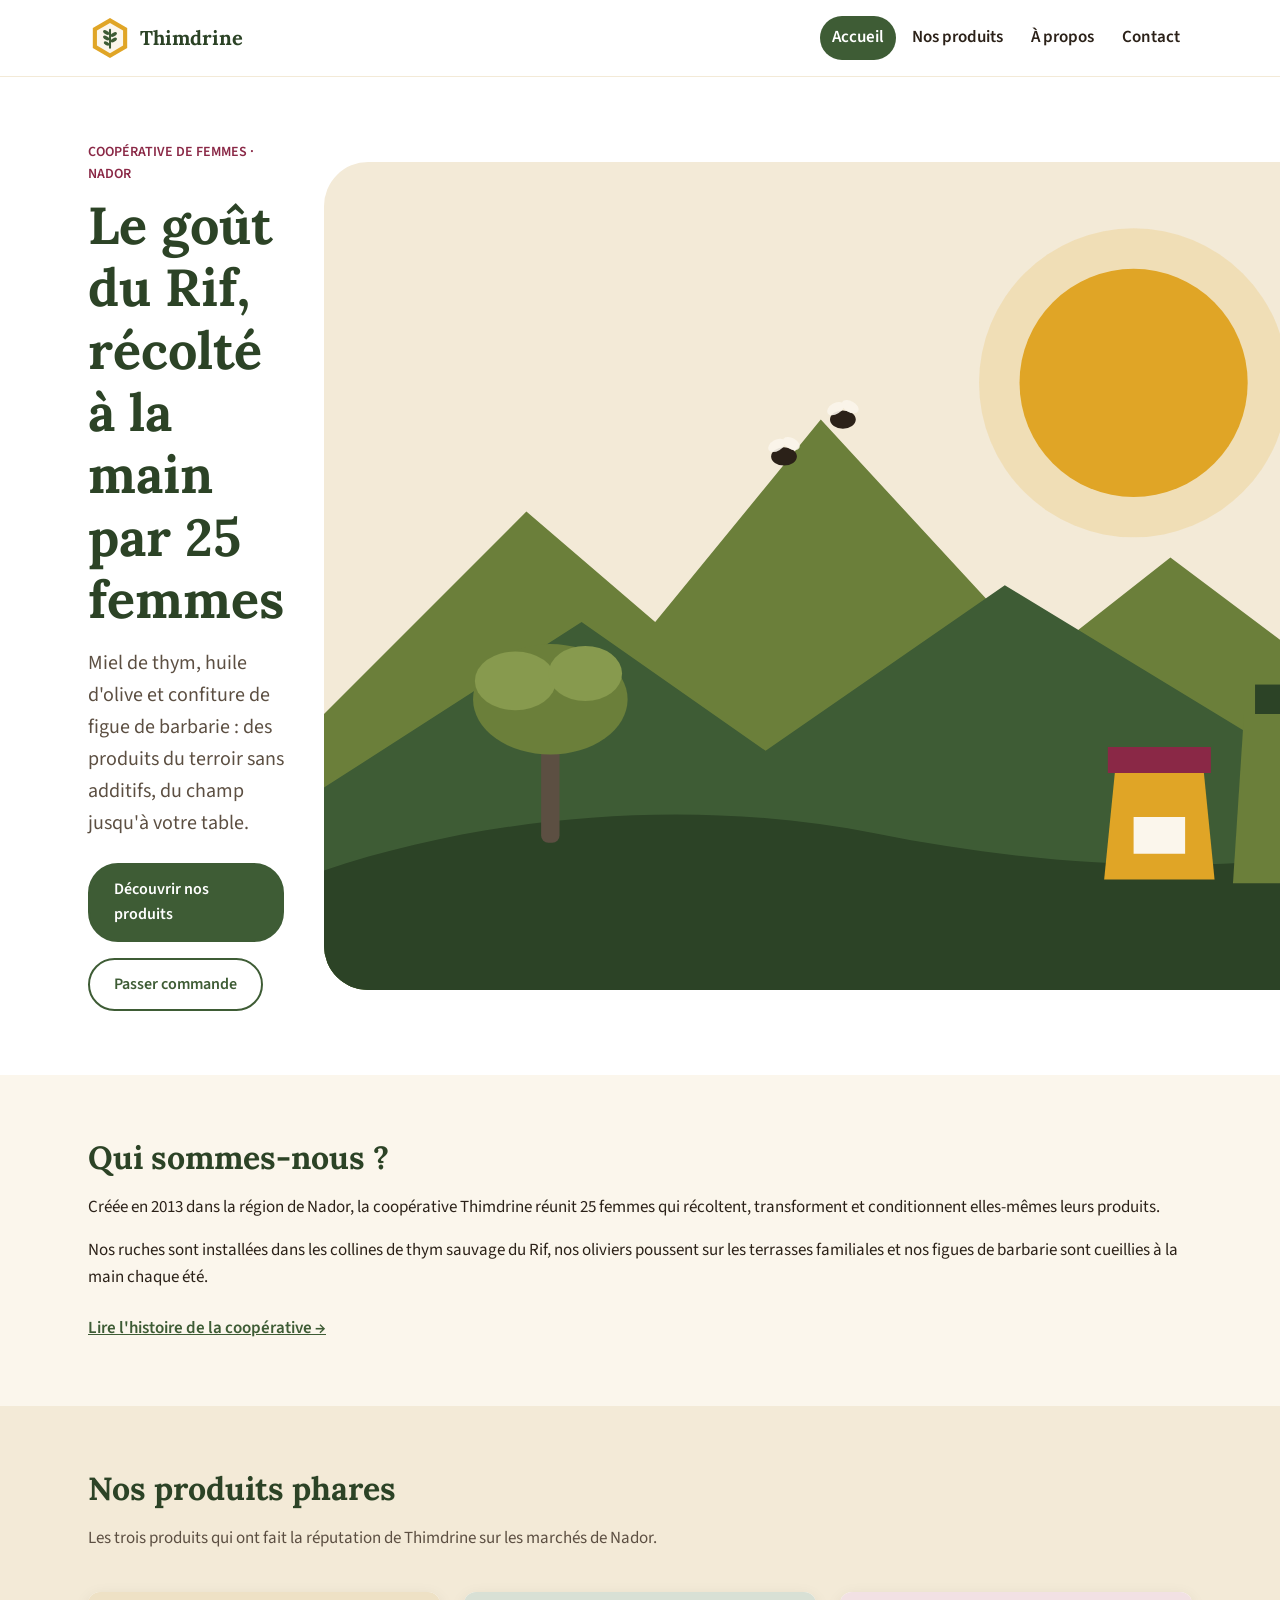
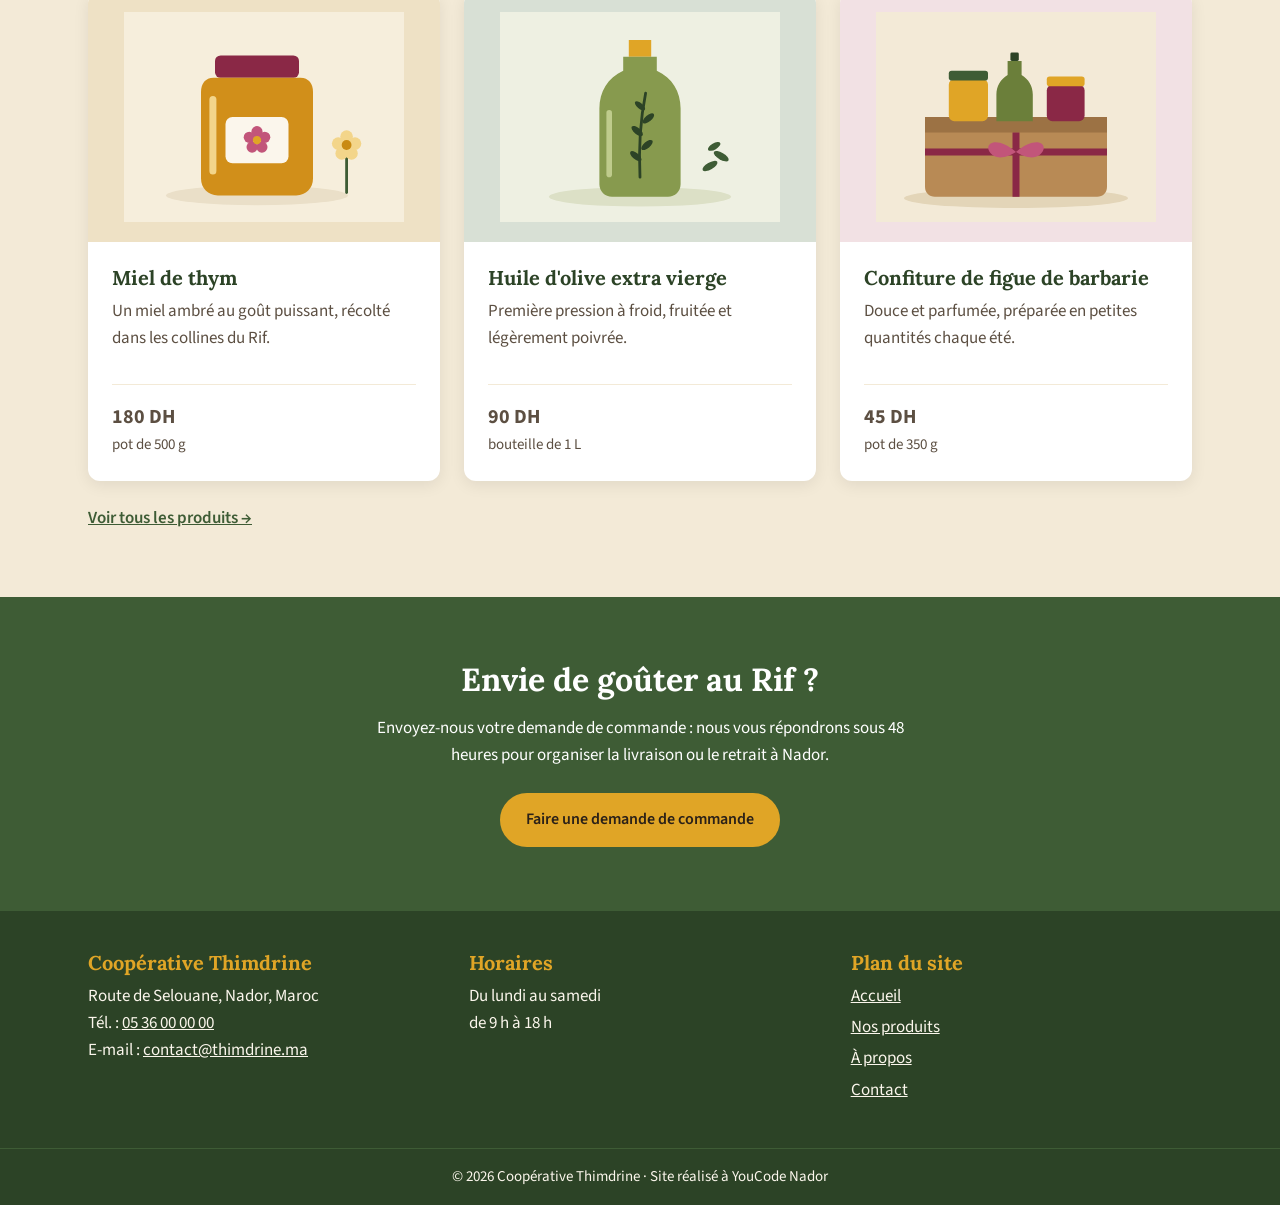
<file: index.html>
<!DOCTYPE html>
<html lang="fr">
<head>
  <meta charset="UTF-8">
  <meta name="viewport" content="width=device-width, initial-scale=1">
  <meta name="description" content="Thimdrine, coopérative de 25 femmes de Nador : miel de thym, huile d'olive et confiture de figue de barbarie du Rif.">
  <title>Accueil | Thimdrine</title>
  <link rel="icon" href="images/logo.svg">
  <link rel="stylesheet" href="https://fonts.googleapis.com/css2?family=Lora:wght@700&amp;family=Source+Sans+3:wght@400;600;700&amp;display=swap">
  <link rel="stylesheet" href="css/style.css">
</head>
<body>

  <!-- En-tête -->
  <header class="entete">
    <div class="conteneur entete-contenu">
      <a class="logo" href="index.html">
        <img src="images/logo.svg" alt="">
        Thimdrine
      </a>
      <nav class="menu">
        <a class="actif" href="index.html">Accueil</a>
        <a href="produits.html">Nos produits</a>
        <a href="a-propos.html">À propos</a>
        <a href="contact.html">Contact</a>
      </nav>
    </div>
  </header>

  <main>
    <!-- Bandeau d'accroche -->
    <section class="hero">
      <div class="conteneur hero-contenu">
        <div class="hero-texte">
          <p class="surtitre">Coopérative de femmes · Nador</p>
          <h1>Le goût du Rif, récolté à la main par 25 femmes</h1>
          <p class="accroche">Miel de thym, huile d'olive et confiture de figue de barbarie : des produits du terroir sans additifs, du champ jusqu'à votre table.</p>
          <div class="boutons">
            <a class="bouton" href="produits.html">Découvrir nos produits</a>
            <a class="bouton bouton-contour" href="contact.html">Passer commande</a>
          </div>
        </div>
        <img class="hero-image" src="images/hero.svg" alt="Femmes travaillant dans la coopérative">
      </div>
    </section>
    <!-- Présentation -->
    <section class="section">
      <div class="conteneur presentation">
        <h2>Qui sommes-nous ?</h2>
        <p>Créée en 2013 dans la région de Nador, la coopérative Thimdrine réunit 25 femmes qui récoltent, transforment et conditionnent elles-mêmes leurs produits.</p>
        <p>Nos ruches sont installées dans les collines de thym sauvage du Rif, nos oliviers poussent sur les terrasses familiales et nos figues de barbarie sont cueillies à la main chaque été.</p>
        <a class="lien" href="a-propos.html">Lire l'histoire de la coopérative →</a>
      </div>
    </section>
    <!-- Produits phares -->
    <section class="section section-sable">
      <div class="conteneur">
        <h2>Nos produits phares</h2>
        <p class="intro">Les trois produits qui ont fait la réputation de Thimdrine sur les marchés de Nador.</p>
        <div class="cartes">
          <article class="carte">
            <div class="carte-img-container bg-miel">
                <img src="images/miel-fleurs.svg" alt="Pot de miel de thym">
            </div>
            <div class="carte-texte">
              <h3>Miel de thym</h3>
              <p>Un miel ambré au goût puissant, récolté dans les collines du Rif.</p>
              <div class="carte-bas">
                  <p class="prix">180 DH <span>pot de 500 g</span></p>
              </div>
            </div>
          </article>
          <article class="carte">
            <div class="carte-img-container bg-thym">
                <img src="images/huile-thym.svg" alt="Bouteille d'huile d'olive">
            </div>
            <div class="carte-texte">
              <h3>Huile d'olive extra vierge</h3>
              <p>Première pression à froid, fruitée et légèrement poivrée.</p>
              <div class="carte-bas">
                  <p class="prix">90 DH <span>bouteille de 1 L</span></p>
              </div>
            </div>
          </article>
          <article class="carte">
            <div class="carte-img-container bg-figue">
                <img src="images/coffret.svg" alt="Pot de confiture de figue de barbarie">
            </div>
            <div class="carte-texte">
              <h3>Confiture de figue de barbarie</h3>
              <p>Douce et parfumée, préparée en petites quantités chaque été.</p>
              <div class="carte-bas">
                  <p class="prix">45 DH <span>pot de 350 g</span></p>
              </div>
            </div>
          </article>
        </div>
        <a class="lien" href="produits.html">Voir tous les produits →</a>
      </div>
    </section>
    <!-- Appel à l'action -->
    <section class="appel">
      <div class="conteneur">
        <h2>Envie de goûter au Rif ?</h2>
        <p>Envoyez-nous votre demande de commande : nous vous répondrons sous 48 heures pour organiser la livraison ou le retrait à Nador.</p>
        <a class="bouton bouton-miel" href="contact.html">Faire une demande de commande</a>
      </div>
    </section>
  </main>

  <!-- Pied de page -->
  <footer class="pied">
    <div class="conteneur pied-colonnes">
      <div>
        <h2>Coopérative Thimdrine</h2>
        <address>
          Route de Selouane, Nador, Maroc<br>
          Tél. : <a href="tel:+212536000000">05 36 00 00 00</a><br>
          E-mail : <a href="mailto:contact@thimdrine.ma">contact@thimdrine.ma</a>
        </address>
      </div>
      <div>
        <h2>Horaires</h2>
        <p>Du lundi au samedi<br>de 9 h à 18 h</p>
      </div>
      <div>
        <h2>Plan du site</h2>
        <ul>
          <li><a href="index.html">Accueil</a></li>
          <li><a href="produits.html">Nos produits</a></li>
          <li><a href="a-propos.html">À propos</a></li>
          <li><a href="contact.html">Contact</a></li>
        </ul>
      </div>
    </div>
    <p class="copyright">© 2026 Coopérative Thimdrine · Site réalisé à YouCode Nador</p>
  </footer>
</body>
</html>
</file>
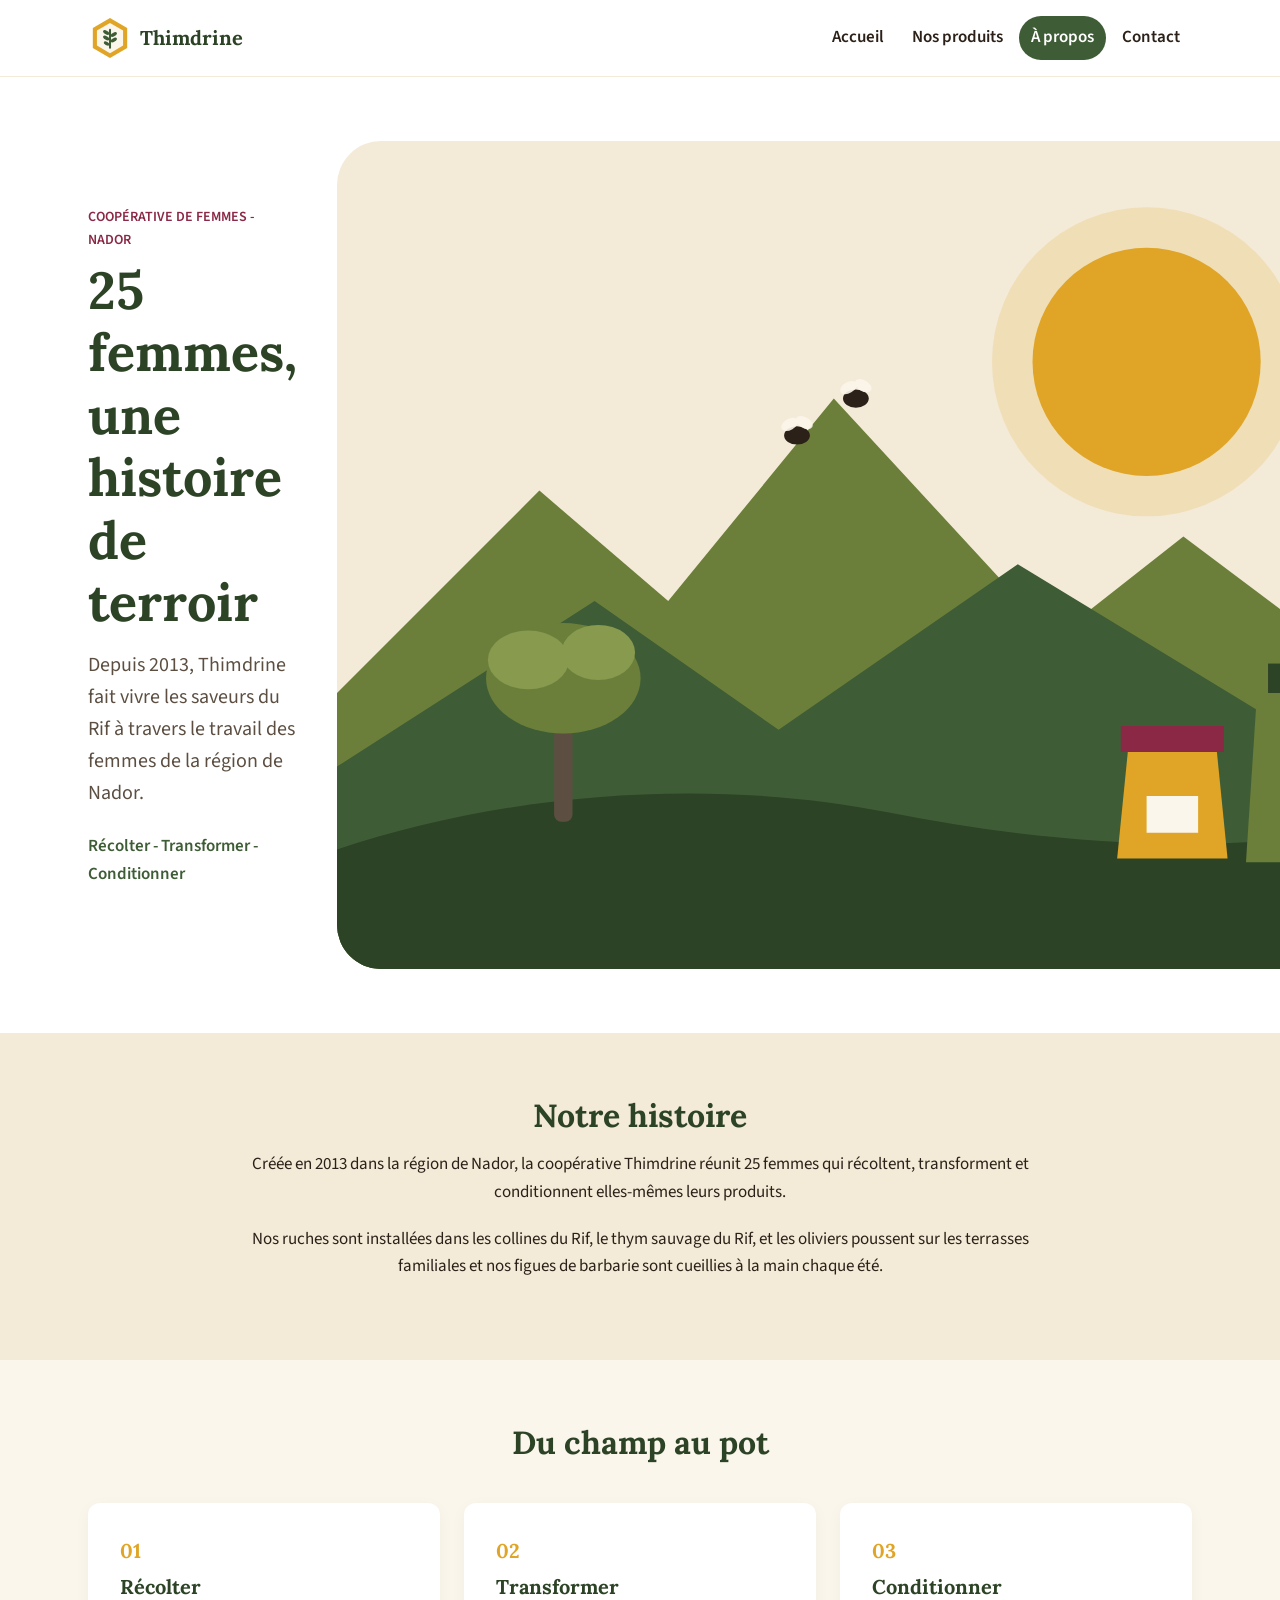
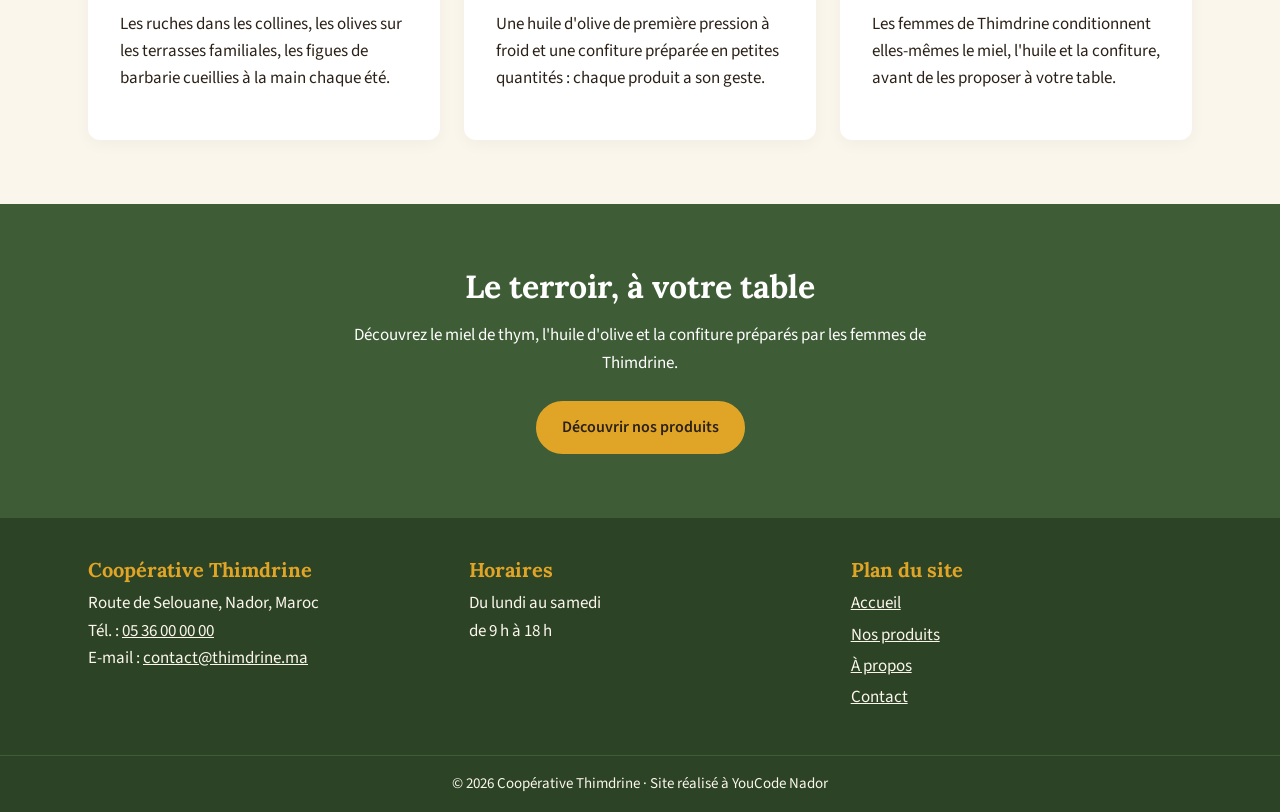
<file: a-propos.html>
<!DOCTYPE html>
<html lang="fr">
<head>
  <meta charset="UTF-8">
  <meta name="viewport" content="width=device-width, initial-scale=1">
  <meta name="description" content="Découvrez l'histoire de la coopérative Thimdrine et ses 25 femmes artisanes à Nador.">
  <title>À propos | Thimdrine</title>
  <link rel="icon" href="images/logo.svg">
  <link rel="stylesheet" href="https://fonts.googleapis.com/css2?family=Lora:wght@700&amp;family=Source+Sans+3:wght@400;600;700&amp;display=swap">
  <link rel="stylesheet" href="css/style.css">
</head>
<body>

  <!-- En-tête -->
  <header class="entete">
    <div class="conteneur entete-contenu">
      <a class="logo" href="index.html">
        <img src="images/logo.svg" alt="Logo Thimdrine">
        Thimdrine
      </a>
      <nav class="menu">
        <a href="index.html">Accueil</a>
        <a href="produits.html">Nos produits</a>
        <a class="actif" href="a-propos.html">À propos</a>
        <a href="contact.html">Contact</a>
      </nav>
    </div>
  </header>

  <main>
    <section class="hero">
      <div class="conteneur hero-contenu">
        <div class="hero-texte">
          <p class="surtitre">COOPÉRATIVE DE FEMMES - NADOR</p>
          <h1>25 femmes, une histoire de terroir</h1>
          <p class="accroche">Depuis 2013, Thimdrine fait vivre les saveurs du Rif à travers le travail des femmes de la région de Nador.</p>
          <p class="mot-cle">Récolter - Transformer - Conditionner</p>
        </div>
        <img class="hero-image" src="images/hero.svg" alt="Illustration des artisanes de la coopérative Thimdrine">
      </div>
    </section>
    <section class="section section-sable">
      <div class="conteneur text-center">
        <h2>Notre histoire</h2>
        <p class="max-w-800 mx-auto mb-20">Créée en 2013 dans la région de Nador, la coopérative Thimdrine réunit 25 femmes qui récoltent, transforment et conditionnent elles-mêmes leurs produits.</p>
        <p class="max-w-800 mx-auto">Nos ruches sont installées dans les collines du Rif, le thym sauvage du Rif, et les oliviers poussent sur les terrasses familiales et nos figues de barbarie sont cueillies à la main chaque été.</p>
      </div>
    </section>
    <section class="section">
      <div class="conteneur">
        <h2 class="text-center" style="margin-bottom: 40px;">Du champ au pot</h2>
        <div class="grid-3">
          <article class="carte-info">
            <span class="step-num">01</span>
            <h3>Récolter</h3>
            <p>Les ruches dans les collines, les olives sur les terrasses familiales, les figues de barbarie cueillies à la main chaque été.</p>
          </article> 
          <article class="carte-info">
            <span class="step-num">02</span>
            <h3>Transformer</h3>
            <p>Une huile d'olive de première pression à froid et une confiture préparée en petites quantités : chaque produit a son geste.</p>
          </article>
          <article class="carte-info">
            <span class="step-num">03</span>
            <h3>Conditionner</h3>
            <p>Les femmes de Thimdrine conditionnent elles-mêmes le miel, l'huile et la confiture, avant de les proposer à votre table.</p>
          </article>
        </div>
      </div>
    </section>
    <section class="appel">
      <div class="conteneur">
        <h2>Le terroir, à votre table</h2>
        <p>Découvrez le miel de thym, l'huile d'olive et la confiture préparés par les femmes de Thimdrine.</p>
        <a class="bouton bouton-miel" href="produits.html">Découvrir nos produits</a>
      </div>
    </section>
  </main>

  <footer class="pied">
    <div class="conteneur pied-colonnes">
      <div>
        <h2>Coopérative Thimdrine</h2>
        <address>
          Route de Selouane, Nador, Maroc<br>
          Tél. : <a href="tel:+212536000000">05 36 00 00 00</a><br>
          E-mail : <a href="mailto:contact@thimdrine.ma">contact@thimdrine.ma</a>
        </address>
      </div>
      <div>
        <h2>Horaires</h2>
        <p>Du lundi au samedi<br>de 9 h à 18 h</p>
      </div>
      <div>
        <h2>Plan du site</h2>
        <ul>
          <li><a href="index.html">Accueil</a></li>
          <li><a href="produits.html">Nos produits</a></li>
          <li><a href="a-propos.html">À propos</a></li>
          <li><a href="contact.html">Contact</a></li>
        </ul>
      </div>
    </div>
    <p class="copyright">© 2026 Coopérative Thimdrine · Site réalisé à YouCode Nador</p>
  </footer>

</body>
</html>
</file>
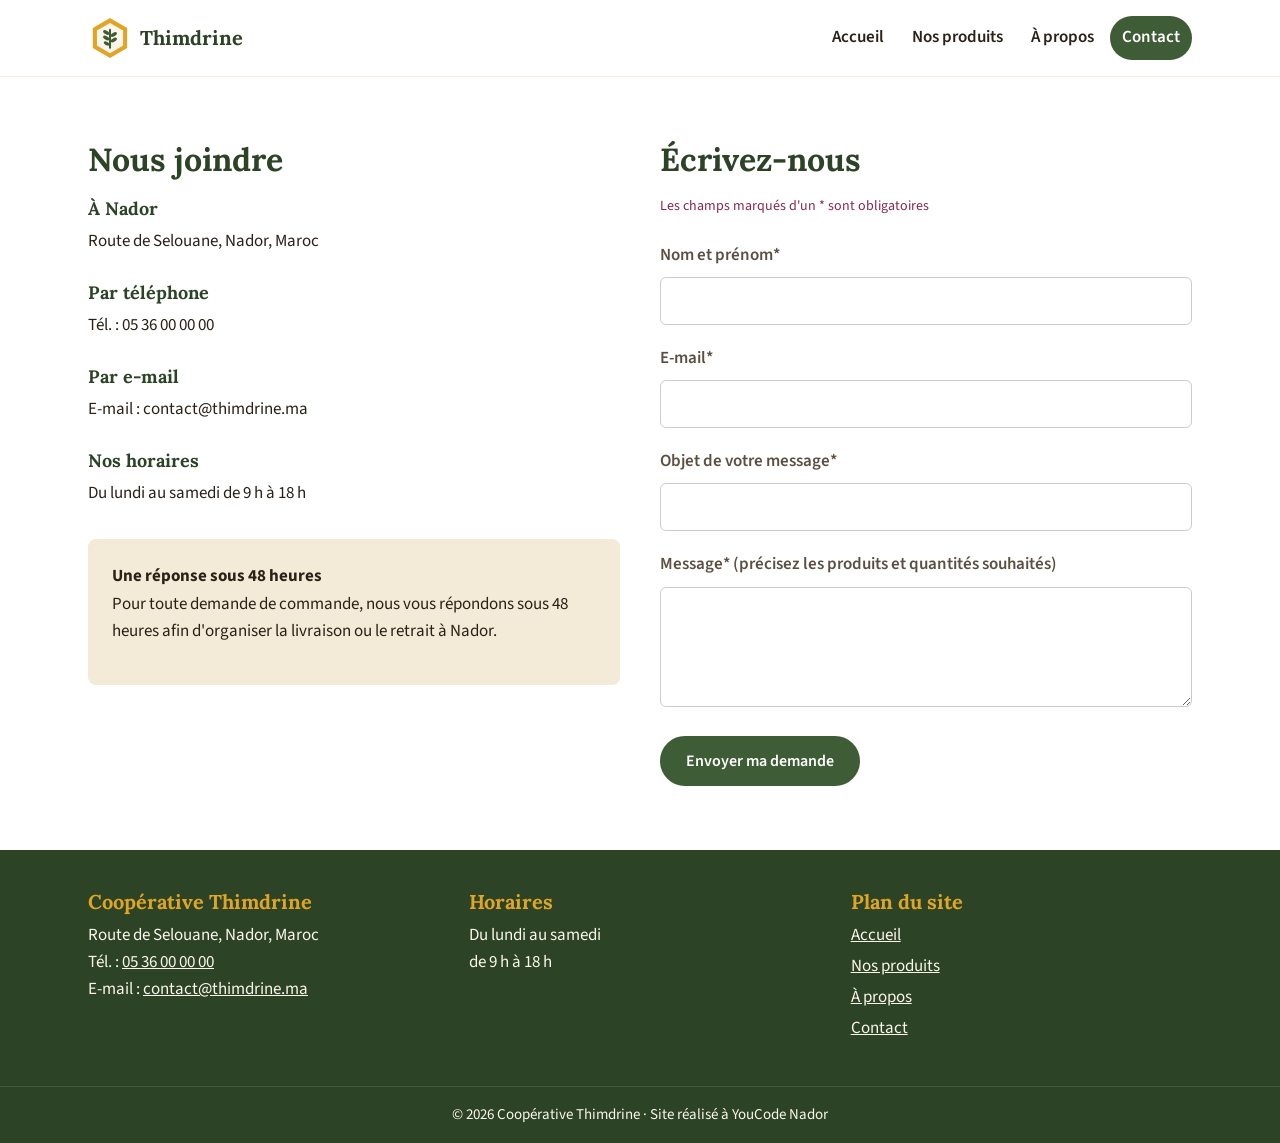
<file: contact.html>
<!DOCTYPE html>
<html lang="fr">

<head>
    <meta charset="UTF-8">
    <meta name="viewport" content="width=device-width, initial-scale=1">
    <meta name="description" content="Contactez la coopérative Thimdrine pour toute demande ou commande.">
    <title>Contact | Thimdrine</title>
    <link rel="icon" href="images/logo.svg">
    <link rel="stylesheet" href="https://fonts.googleapis.com/css2?family=Lora:wght@700&amp;family=Source+Sans+3:wght@400;600;700&amp;display=swap">
    <link rel="stylesheet" href="css/style.css">
</head>

<body>
    <header class="entete">
        <div class="conteneur entete-contenu">
            <a class="logo" href="index.html"><img src="images/logo.svg" alt="">Thimdrine</a>
            <nav class="menu">
                <a href="index.html">Accueil</a>
                <a href="produits.html">Nos produits</a>
                <a href="a-propos.html">À propos</a>
                <a class="actif" href="contact.html">Contact</a>
            </nav>
        </div>
    </header>
    <main>
        <section class="section section-blanc">
            <div class="conteneur">
                <div class="contact-grid">
                    <div class="contact-info">
                        <h2>Nous joindre</h2>
                        <div class="info-block">
                            <strong>À Nador</strong>
                            <p>Route de Selouane, Nador, Maroc</p>
                        </div>
                        <div class="info-block">
                            <strong>Par téléphone</strong>
                            <p>Tél. : 05 36 00 00 00</p>
                        </div>
                        <div class="info-block">
                            <strong>Par e-mail</strong>
                            <p>E-mail : contact@thimdrine.ma</p>
                        </div>
                        <div class="info-block">
                            <strong>Nos horaires</strong>
                            <p>Du lundi au samedi de 9 h à 18 h</p>
                        </div>
                        <div class="box-grise">
                            <strong>Une réponse sous 48 heures</strong>
                            <p>Pour toute demande de commande, nous vous répondons sous 48 heures afin d'organiser la livraison ou le retrait à Nador.</p>
                        </div>
                    </div>
                    <div class="contact-form">
                        <h2>Écrivez-nous</h2>
                        <p class="note-requise">Les champs marqués d'un * sont obligatoires</p>
                        <form action="#" method="POST">
                            <div class="form-group">
                                <label for="fullname">Nom et prénom*</label>
                                <input type="text" id="fullname" name="fullname" required>
                            </div>
                            <div class="form-group">
                                <label for="email">E-mail*</label>
                                <input type="email" id="email" name="email" required>
                            </div>
                            <div class="form-group">
                                <label for="subject">Objet de votre message*</label>
                                <input type="text" id="subject" name="subject" required>
                            </div>
                            <div class="form-group">
                                <label for="message">Message* (précisez les produits et quantités souhaités)</label>
                                <textarea id="message" name="message" required></textarea>
                            </div>
                            <button type="submit" class="bouton">Envoyer ma demande</button>
                        </form>
                    </div>
                </div>
            </div>
        </section>
    </main>
    <footer class="pied">
        <div class="conteneur pied-colonnes">
            <div>
                <h2>Coopérative Thimdrine</h2><address>Route de Selouane, Nador, Maroc<br>Tél. : <a href="tel:+212536000000">05 36 00 00 00</a><br>E-mail : <a href="mailto:contact@thimdrine.ma">contact@thimdrine.ma</a></address></div>
            <div>
                <h2>Horaires</h2>
                <p>Du lundi au samedi<br>de 9 h à 18 h</p>
            </div>
            <div>
                <h2>Plan du site</h2>
                <ul>
                    <li><a href="index.html">Accueil</a></li>
                    <li><a href="produits.html">Nos produits</a></li>
                    <li><a href="a-propos.html">À propos</a></li>
                    <li><a href="contact.html">Contact</a></li>
                </ul>
            </div>
        </div>
        <p class="copyright">© 2026 Coopérative Thimdrine · Site réalisé à YouCode Nador</p>
    </footer>
</body>

</html>
</file>
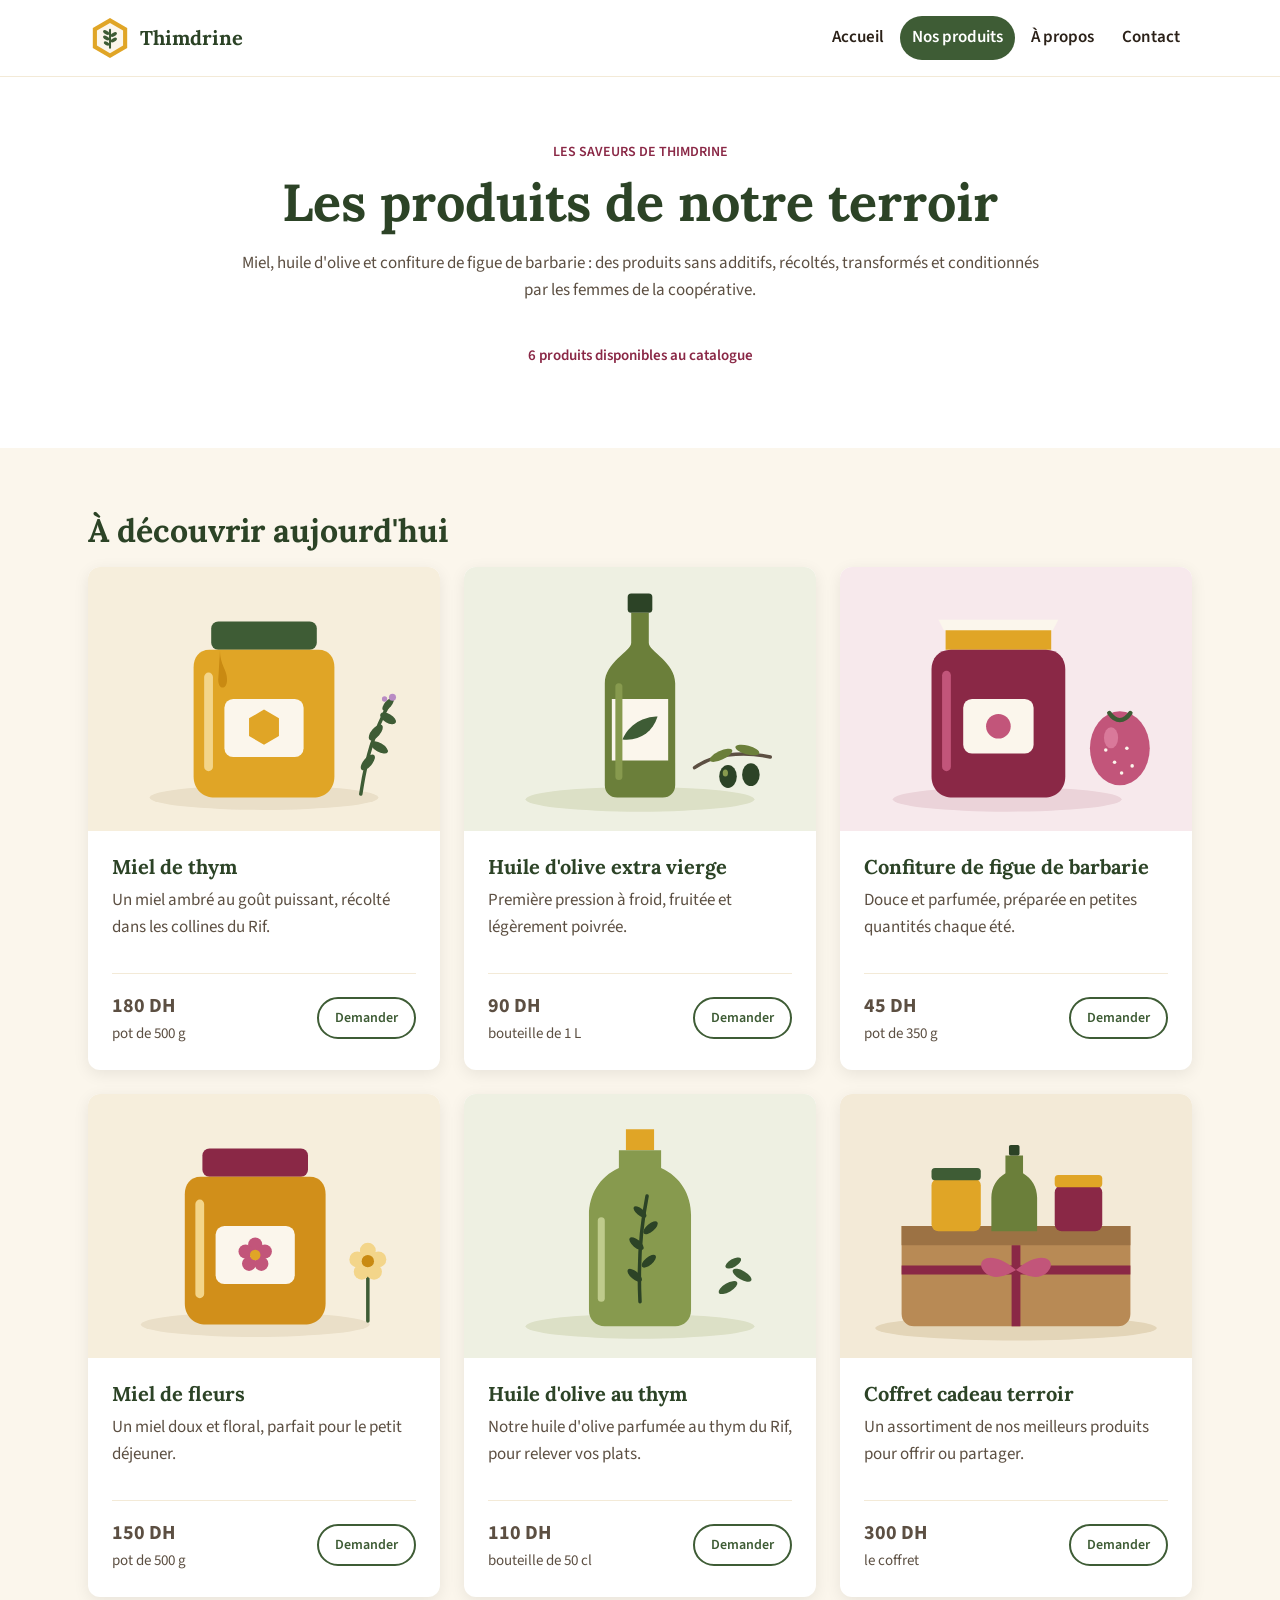
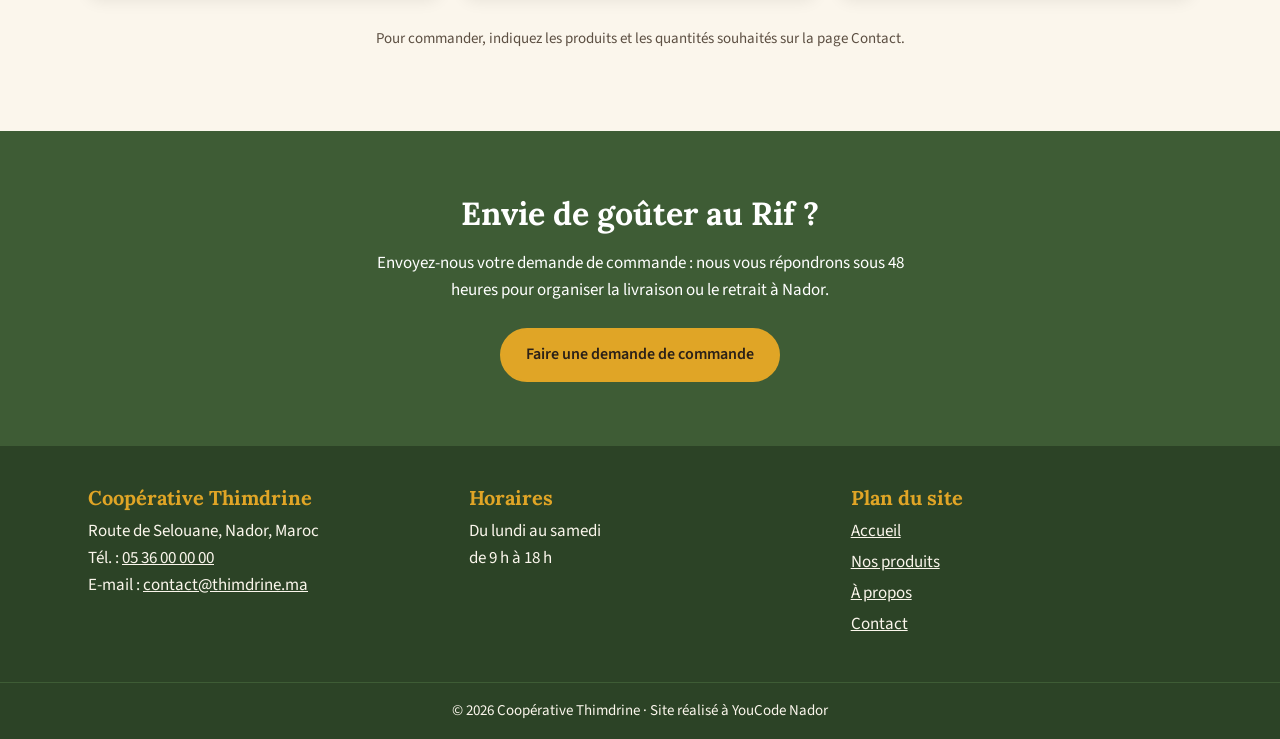
<file: produits.html>
<!DOCTYPE html>
<html lang="fr">
<head>
  <meta charset="UTF-8">
  <meta name="viewport" content="width=device-width, initial-scale=1">
  <meta name="description" content="Découvrez les produits du terroir de la coopérative Thimdrine : miels, huiles d'olive, confiture et coffret cadeau.">
  <title>Nos produits | Thimdrine</title>
  <link rel="icon" href="images/logo.svg" type="image/svg+xml">
  <link rel="stylesheet" href="https://fonts.googleapis.com/css2?family=Lora:wght@700&amp;family=Source+Sans+3:wght@400;600;700&amp;display=swap">
  <link rel="stylesheet" href="css/style.css">
</head>
<body>

  <header class="entete">
    <div class="conteneur entete-contenu">
      <a class="logo" href="index.html"><img src="images/logo.svg" alt="">Thimdrine</a>
      <nav class="menu" aria-label="Navigation principale">
        <a href="index.html">Accueil</a>
        <a class="actif" href="produits.html" aria-current="page">Nos produits</a>
        <a href="a-propos.html">À propos</a>
        <a href="contact.html">Contact</a>
      </nav>
    </div>
  </header>

  <main>
    <section class="section section-blanc text-center">
      <div class="conteneur">
        <p class="surtitre">Les saveurs de Thimdrine</p>
        <h1>Les produits de notre terroir</h1>
        <p class="intro max-w-800 mx-auto">Miel, huile d'olive et confiture de figue de barbarie : des produits sans additifs, récoltés, transformés et conditionnés par les femmes de la coopérative.</p>
        <p class="catalog-info">6 produits disponibles au catalogue</p>
      </div>
    </section>
    <section class="section">
      <div class="conteneur">
        <h2>À découvrir aujourd'hui</h2>
        <div class="cartes">
        <article class="carte">
          <img src="images/miel-thym.svg" alt="Pot de miel de thym">
          <div class="carte-texte">
            <h3>Miel de thym</h3>
            <p>Un miel ambré au goût puissant, récolté dans les collines du Rif.</p>
            <div class="carte-bas">
              <p class="prix">180 DH <span>pot de 500 g</span></p>
          <a class="bouton bouton-contour btn-sm" href="contact.html">Demander</a>
            </div>
          </div>
        </article>
        <article class="carte">
          <img src="images/huile-olive.svg" alt="Bouteille d'huile d'olive extra vierge">
          <div class="carte-texte">
            <h3>Huile d'olive extra vierge</h3>
            <p>Première pression à froid, fruitée et légèrement poivrée.</p>
            <div class="carte-bas">
              <p class="prix">90 DH <span>bouteille de 1 L</span></p>
          <a class="bouton bouton-contour btn-sm" href="contact.html">Demander</a>
            </div>
          </div>
        </article>
        <article class="carte">
          <img src="images/confiture-figue.svg" alt="Pot de confiture de figue de barbarie">
          <div class="carte-texte">
            <h3>Confiture de figue de barbarie</h3>
            <p>Douce et parfumée, préparée en petites quantités chaque été.</p>
            <div class="carte-bas">
              <p class="prix">45 DH <span>pot de 350 g</span></p>
          <a class="bouton bouton-contour btn-sm" href="contact.html">Demander</a>
            </div>
          </div>
        </article>
        <article class="carte">
          <img src="images/miel-fleurs.svg" alt="Pot de miel de fleurs">
          <div class="carte-texte">
            <h3>Miel de fleurs</h3>
            <p>Un miel doux et floral, parfait pour le petit déjeuner.</p>
            <div class="carte-bas">
              <p class="prix">150 DH <span>pot de 500 g</span></p>
          <a class="bouton bouton-contour btn-sm" href="contact.html">Demander</a>
            </div>
          </div>
        </article>
        <article class="carte">
          <img src="images/huile-thym.svg" alt="Bouteille d'huile d'olive parfumée au thym">
          <div class="carte-texte">
            <h3>Huile d'olive au thym</h3>
            <p>Notre huile d'olive parfumée au thym du Rif, pour relever vos plats.</p>
            <div class="carte-bas">
              <p class="prix">110 DH <span>bouteille de 50 cl</span></p>
          <a class="bouton bouton-contour btn-sm" href="contact.html">Demander</a>
            </div>
          </div>
        </article>
        <article class="carte">
          <img src="images/coffret.svg" alt="Coffret cadeau avec miel, huile et confiture">
          <div class="carte-texte">
            <h3>Coffret cadeau terroir</h3>
            <p>Un assortiment de nos meilleurs produits pour offrir ou partager.</p>
            <div class="carte-bas">
              <p class="prix">300 DH <span>le coffret</span></p>
          <a class="bouton bouton-contour btn-sm" href="contact.html">Demander</a>
            </div>
          </div>
        </article>
        </div>
        <p class="order-note">Pour commander, indiquez les produits et les quantités souhaités sur la page Contact.</p>
      </div>
    </section>

    <section class="appel">
      <div class="conteneur">
        <h2>Envie de goûter au Rif ?</h2>
        <p>Envoyez-nous votre demande de commande : nous vous répondrons sous 48 heures pour organiser la livraison ou le retrait à Nador.</p>
        <a class="bouton bouton-miel" href="contact.html">Faire une demande de commande</a>
      </div>
    </section>
  </main>

  <footer class="pied">
    <div class="conteneur pied-colonnes">
      <div>
        <h2>Coopérative Thimdrine</h2>
        <address>
          Route de Selouane, Nador, Maroc<br>
          Tél. : <a href="tel:+212536000000">05 36 00 00 00</a><br>
          E-mail : <a href="mailto:contact@thimdrine.ma">contact@thimdrine.ma</a>
        </address>
      </div>
      <div>
        <h2>Horaires</h2>
        <p>Du lundi au samedi<br>de 9 h à 18 h</p>
      </div>
      <div>
        <h2>Plan du site</h2>
        <ul>
          <li><a href="index.html">Accueil</a></li>
          <li><a href="produits.html">Nos produits</a></li>
          <li><a href="a-propos.html">À propos</a></li>
          <li><a href="contact.html">Contact</a></li>
        </ul>
      </div>
    </div>
    <p class="copyright">© 2026 Coopérative Thimdrine · Site réalisé à YouCode Nador</p>
  </footer>
</body>
</html>
</file>
<file: css/style.css>
/* ===================================
   Thimdrine — feuille de style unifiée pour les 4 pages
   =================================== */
    /* Variables de la charte graphique */
    
    :root {
        --couleur-thym: #3E5C35;
        --couleur-thym-fonce: #2C4326;
        --couleur-miel: #E0A526;
        --couleur-figue: #8A2846;
        --couleur-lin: #FBF6EC;
        --couleur-sable: #F3EAD7;
        --couleur-terre: #2B2118;
        --couleur-terre-douce: #5C4F42;
        --couleur-blanc: #FFFFFF;
        --police-titre: 'Lora', Georgia, serif;
        --police-texte: 'Source Sans 3', Arial, sans-serif;
    }
    /* ----- Base et Reset ----- */
    
    * {
        box-sizing: border-box;
    }
    
    body {
        margin: 0;
        font-family: var(--police-texte);
        font-size: 17px;
        line-height: 1.6;
        color: var(--couleur-terre);
        background-color: var(--couleur-lin);
    }
    
    h1,
    h2,
    h3 {
        margin: 0 0 16px;
        font-family: var(--police-titre);
        line-height: 1.2;
        color: var(--couleur-thym-fonce);
    }
    
    h1 {
        font-size: 34px;
    }
    
    h2 {
        font-size: 28px;
    }
    
    h3 {
        margin-bottom: 8px;
        font-size: 20px;
    }
    
    p {
        margin: 0 0 16px;
    }
    
    a {
        color: var(--couleur-thym);
    }
    
    img {
        display: block;
        max-width: 100%;
        height: auto;
    }
    /* ----- Classes Utilitaires (Communes aux 4 pages) ----- */
    
    .conteneur {
        max-width: 1152px;
        margin: 0 auto;
        padding-left: 16px;
        padding-right: 16px;
    }
    
    .section {
        padding: 64px 0;
    }
    
    .section-sable {
        background-color: var(--couleur-sable);
    }
    
    .section-blanc {
        background-color: var(--couleur-blanc);
    }
    
    .intro {
        margin-bottom: 40px;
        color: var(--couleur-terre-douce);
    }
    
    .lien {
        display: inline-block;
        margin-top: 8px;
        font-weight: 600;
    }
    
    .text-center {
        text-align: center;
    }
    
    .max-w-800 {
        max-width: 800px;
    }
    
    .mx-auto {
        margin-left: auto;
        margin-right: auto;
    }
    
    .mb-20 {
        margin-bottom: 20px;
    }
    /* ----- En-tête (Header) ----- */
    
    .entete {
        background-color: var(--couleur-blanc);
        border-bottom: 1px solid var(--couleur-sable);
    }
    
    .entete-contenu {
        display: flex;
        flex-wrap: wrap;
        justify-content: space-between;
        align-items: center;
        gap: 8px;
        padding-top: 16px;
        padding-bottom: 16px;
    }
    
    .logo {
        display: flex;
        align-items: center;
        gap: 8px;
        font-family: var(--police-titre);
        font-size: 20px;
        font-weight: 700;
        color: var(--couleur-thym-fonce);
        text-decoration: none;
    }
    
    .logo img {
        width: 44px;
    }
    
    .menu {
        display: flex;
        flex-wrap: wrap;
        gap: 4px;
    }
    
    .menu a {
        padding: 8px;
        border-radius: 30px;
        font-size: 15px;
        font-weight: 600;
        color: var(--couleur-terre);
        text-decoration: none;
    }
    
    .menu a:hover {
        background-color: var(--couleur-sable);
    }
    
    .menu a.actif {
        background-color: var(--couleur-thym);
        color: var(--couleur-blanc);
    }
    /* ----- Boutons ----- */
    
    .bouton {
        display: inline-block;
        padding: 12px 24px;
        border: 2px solid var(--couleur-thym);
        border-radius: 30px;
        background-color: var(--couleur-thym);
        color: var(--couleur-blanc);
        font-weight: 600;
        text-decoration: none;
        cursor: pointer;
        font-family: var(--police-texte);
        font-size: 16px;
    }
    
    .bouton:hover {
        background-color: var(--couleur-thym-fonce);
    }
    
    .bouton-contour {
        background-color: transparent;
        color: var(--couleur-thym);
    }
    
    .bouton-contour:hover {
        background-color: var(--couleur-sable);
    }
    
    .bouton-miel {
        border-color: var(--couleur-miel);
        background-color: var(--couleur-miel);
        color: var(--couleur-terre);
    }
    
    .bouton-miel:hover {
        background-color: var(--couleur-lin);
    }
    
    .btn-sm {
        padding: 8px 16px;
        font-size: 14px;
    }
    /* ----- Bandeau d'accroche (Hero - Page Accueil & À Propos) ----- */
    
    .hero {
        padding: 40px 0;
        background-color: var(--couleur-blanc);
    }
    
    .surtitre {
        margin-bottom: 8px;
        font-weight: 600;
        text-transform: uppercase;
        color: var(--couleur-figue);
        font-size: 14px;
    }
    
    .accroche {
        margin-bottom: 24px;
        font-size: 20px;
        color: var(--couleur-terre-douce);
    }
    
    .boutons {
        display: flex;
        flex-wrap: wrap;
        gap: 16px;
    }
    
    .hero-image {
        margin-top: 40px;
        border-radius: 12px;
    }
    
    .mot-cle {
        font-weight: 600;
        color: var(--couleur-thym);
    }
    /* ----- Cartes Produits (Page Accueil & Produits) ----- */
    
    .cartes {
        display: flex;
        flex-wrap: wrap;
        justify-content: center;
        gap: 24px;
        margin-bottom: 16px;
    }
    
    .carte {
        flex: 1;
        min-width: 260px;
        max-width: 400px;
        overflow: hidden;
        border-radius: 12px;
        background-color: var(--couleur-blanc);
        box-shadow: 0 4px 16px rgba(0, 0, 0, 0.08);
        display: flex;
        flex-direction: column;
    }
    
    .carte-img-container {
        height: 250px;
        display: flex;
        align-items: center;
        justify-content: center;
        padding: 20px;
    }
    /* Couleurs de fond pour les illustrations SVG */
    
    .bg-miel {
        background-color: #eee1c5;
    }
    
    .bg-thym {
        background-color: #d8e0d5;
    }
    
    .bg-figue {
        background-color: #f2e1e4;
    }
    
    .carte img {
        max-width: 100%;
        max-height: 100%;
        object-fit: contain;
    }
    
    .carte-texte {
        padding: 24px;
        flex-grow: 1;
        display: flex;
        flex-direction: column;
    }
    
    .carte-texte h3 {
        color: var(--couleur-thym-fonce);
    }
    
    .carte-texte p {
        flex-grow: 1;
        color: var(--couleur-terre-douce);
    }
    
    .carte-bas {
        display: flex;
        justify-content: space-between;
        align-items: center;
        margin-top: 16px;
        padding-top: 16px;
        border-top: 1px solid var(--couleur-sable);
    }
    
    .prix {
        margin: 0;
        font-size: 20px;
        font-weight: 700;
        color: var(--couleur-figue);
    }
    
    .prix span {
        font-size: 15px;
        font-weight: 400;
        color: var(--couleur-terre-douce);
        display: block;
    }
    
    .catalog-info {
        color: var(--couleur-figue);
        font-weight: 600;
        font-size: 15px;
    }
    
    .order-note {
        margin-top: 30px;
        color: var(--couleur-terre-douce);
        font-size: 15px;
        text-align: center;
    }
    /* ----- Grille (Page À Propos) ----- */
    
    .grid-3 {
        display: flex;
        gap: 24px;
        flex-wrap: wrap;
    }
    
    .carte-info {
        flex: 1;
        min-width: 280px;
        background-color: var(--couleur-blanc);
        padding: 32px;
        border-radius: 12px;
        box-shadow: 0 4px 16px rgba(0, 0, 0, 0.04);
    }
    
    .carte-info h3 {
        margin-bottom: 12px;
    }
    
    .step-num {
        display: block;
        font-size: 20px;
        font-weight: 700;
        color: var(--couleur-miel);
        margin-bottom: 8px;
        font-family: var(--police-titre);
    }
    /* ----- Formulaire (Page Contact) ----- */
    
    .contact-grid {
        display: flex;
        flex-wrap: wrap;
        gap: 40px;
    }
    
    .contact-info,
    .contact-form {
        flex: 1;
        min-width: 300px;
    }
    
    .info-block {
        margin-bottom: 24px;
    }
    
    .info-block strong {
        display: block;
        font-family: var(--police-titre);
        font-size: 18px;
        color: var(--couleur-thym-fonce);
        margin-bottom: 4px;
    }
    
    .box-grise {
        background-color: var(--couleur-sable);
        padding: 24px;
        border-radius: 8px;
        margin-top: 32px;
    }
    
    .form-group {
        margin-bottom: 20px;
    }
    
    .form-group label {
        display: block;
        font-weight: 600;
        margin-bottom: 8px;
        color: var(--couleur-terre-douce);
    }
    
    .form-group input,
    .form-group textarea {
        width: 100%;
        padding: 12px;
        border: 1px solid #ccc;
        border-radius: 6px;
        font-family: var(--police-texte);
        font-size: 16px;
        background-color: var(--couleur-blanc);
    }
    
    .form-group input:focus,
    .form-group textarea:focus {
        outline: none;
        border-color: var(--couleur-thym);
    }
    
    .form-group textarea {
        resize: vertical;
        height: 120px;
    }
    
    .note-requise {
        font-size: 14px;
        color: var(--couleur-figue);
        margin-bottom: 24px;
    }
    /* ----- Appel à l'action (Toutes les pages) ----- */
    
    .appel {
        padding: 64px 0;
        background-color: var(--couleur-thym);
        color: var(--couleur-blanc);
        text-align: center;
    }
    
    .appel h2 {
        color: var(--couleur-blanc);
    }
    
    .appel p {
        max-width: 576px;
        margin: 0 auto 24px;
    }
    /* ----- Pied de page (Footer - Toutes les pages) ----- */
    
    .pied {
        padding-top: 40px;
        background-color: var(--couleur-thym-fonce);
        color: var(--couleur-lin);
    }
    
    .pied-colonnes {
        display: flex;
        flex-wrap: wrap;
        gap: 40px;
    }
    
    .pied-colonnes div {
        flex: 1;
        min-width: 220px;
    }
    
    .pied h2 {
        margin-bottom: 8px;
        font-size: 20px;
        color: var(--couleur-miel);
    }
    
    .pied a {
        color: var(--couleur-lin);
    }
    
    .pied-colonnes p,
    .pied address {
        margin: 0;
        font-style: normal;
    }
    
    .pied ul {
        margin: 0;
        padding: 0;
        list-style: none;
    }
    
    .pied li {
        margin-bottom: 4px;
    }
    
    .copyright {
        margin: 40px 0 0;
        padding: 16px;
        border-top: 1px solid var(--couleur-thym);
        font-size: 15px;
        text-align: center;
    }
    /* ----- Media Queries (Responsive Ordinateur) ----- */
    
    @media (min-width: 1024px) {
        h1 {
            font-size: 52px;
        }
        h2 {
            font-size: 32px;
        }
        .conteneur {
            padding-left: 24px;
            padding-right: 24px;
        }
        .menu a {
            padding: 8px 12px;
            font-size: 17px;
        }
        .hero {
            padding: 64px 0;
        }
        .hero-contenu {
            display: flex;
            align-items: center;
            gap: 40px;
        }
        .hero-texte,
        .hero-image {
            flex: 1;
        }
        .hero-image {
            margin-top: 0;
        }
    }
</file>
